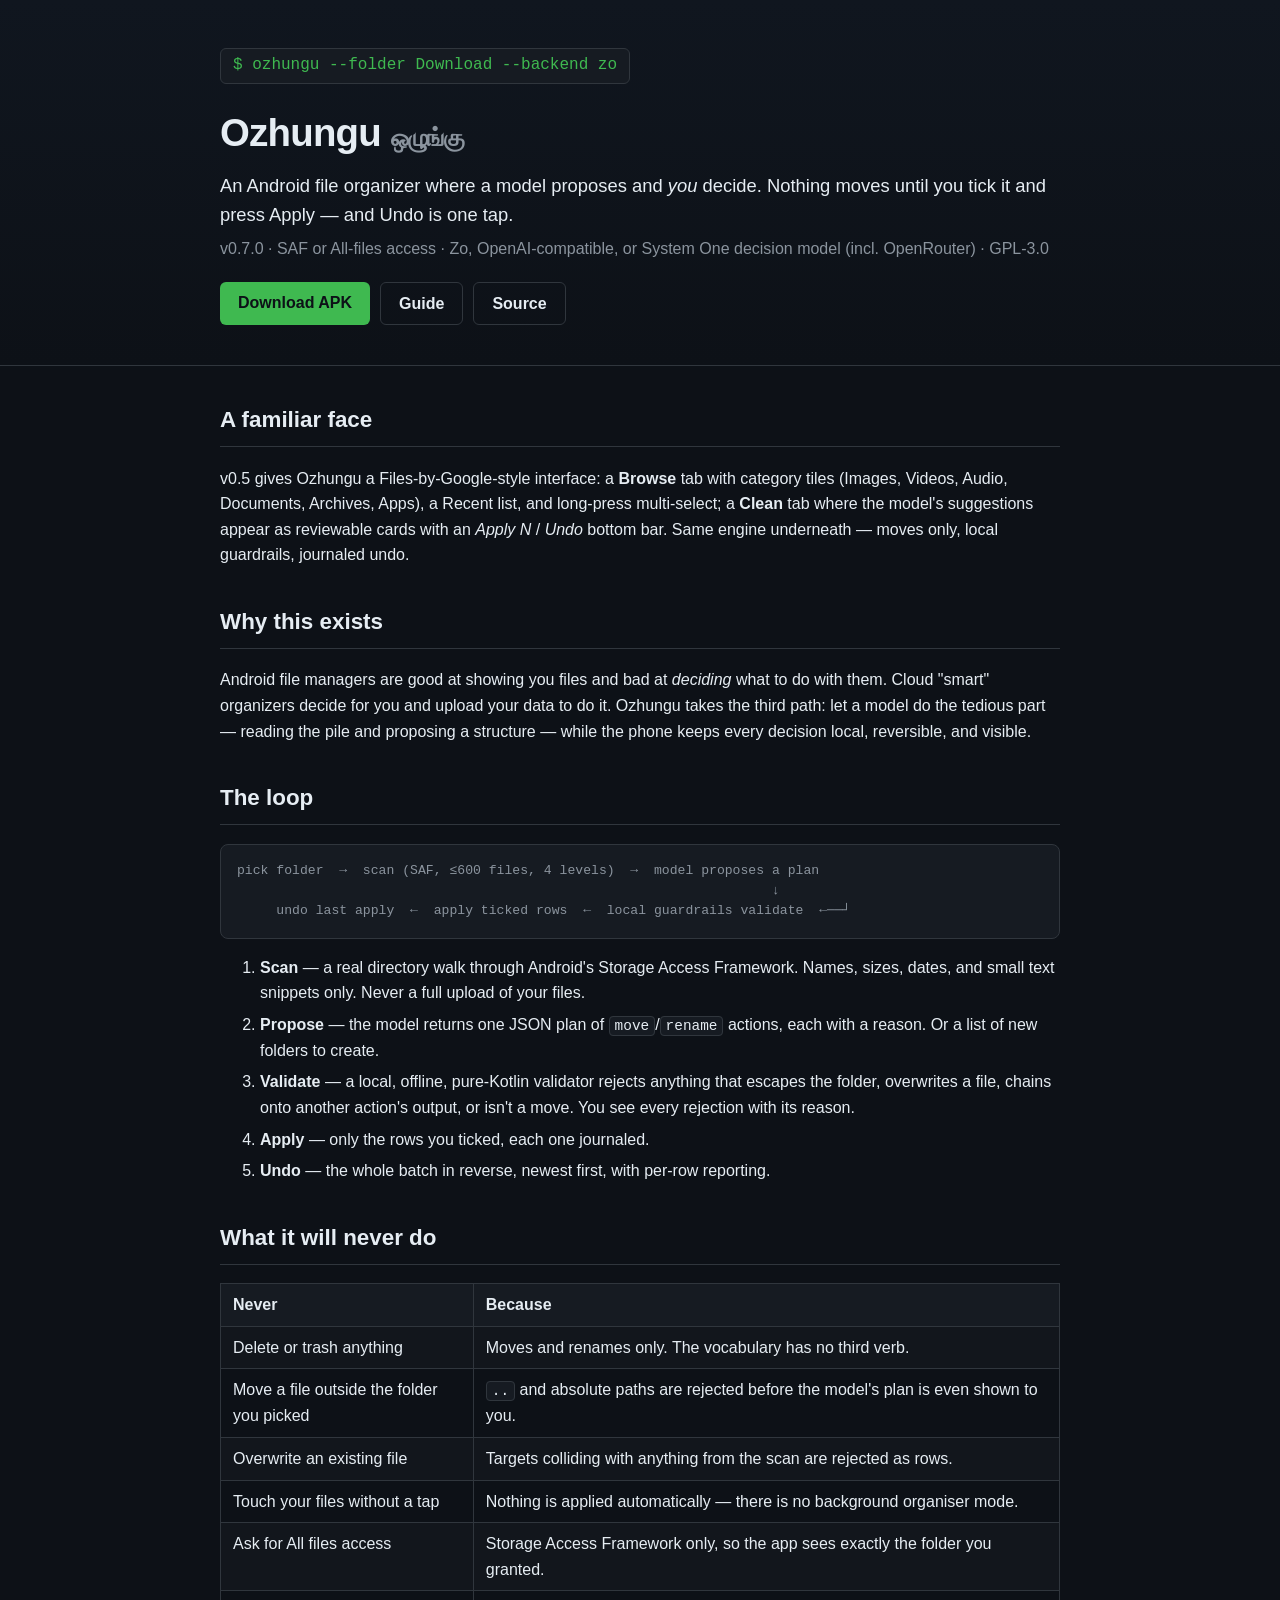
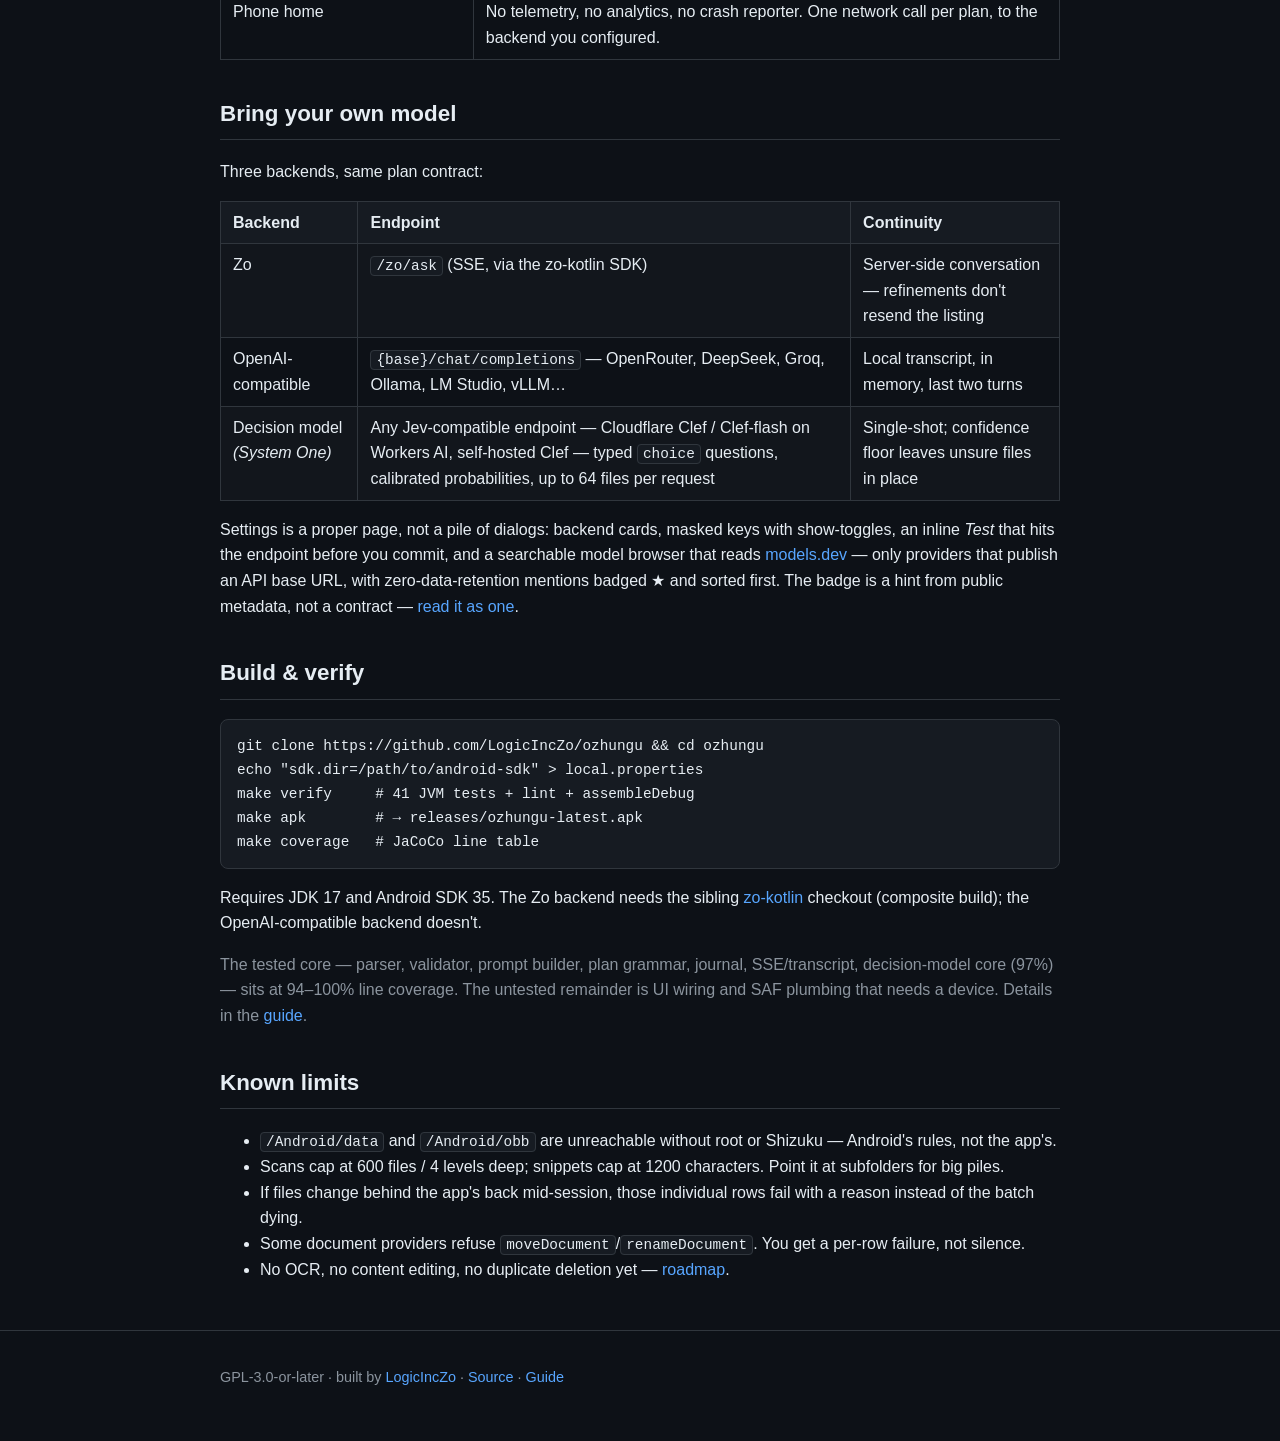
<file: docs/index.html>
<!doctype html>
<html lang="en">
<head>
<meta charset="utf-8">
<meta name="viewport" content="width=device-width, initial-scale=1">
<title>Ozhungu — agentic file organizer for Android</title>
<meta name="description" content="Ozhungu (ஒழுங்கு): point it at a folder, let a model propose a move/rename plan, review it, apply it — with local guardrails and one-tap undo.">
<meta property="og:title" content="Ozhungu — agentic file organizer for Android">
<meta property="og:description" content="Point it at a folder. A model proposes. Local guardrails decide. You approve. Undo is one tap.">
<meta property="og:type" content="website">
<link rel="stylesheet" href="style.css">
</head>
<body>
<header class="hero">
  <div class="wrap">
    <div class="prompt">$ ozhungu --folder Download --backend zo</div>
    <h1>Ozhungu <span class="ta">ஒழுங்கு</span></h1>
    <p class="tagline">An Android file organizer where a model proposes and <em>you</em> decide. Nothing moves until you tick it and press Apply — and Undo is one tap.</p>
    <p class="meta">v0.7.0 · SAF or All-files access · Zo, OpenAI-compatible, or System One decision model (incl. OpenRouter) · GPL-3.0</p>
    <div class="cta">
      <a class="btn" href="https://github.com/LogicIncZo/ozhungu/releases/latest">Download APK</a>
      <a class="btn ghost" href="guide.html">Guide</a>
      <a class="btn ghost" href="https://github.com/LogicIncZo/ozhungu">Source</a>
    </div>
  </div>
</header>

<main class="wrap">

<section>
  <h2>A familiar face</h2>
  <p>v0.5 gives Ozhungu a Files-by-Google-style interface: a <strong>Browse</strong> tab with category tiles (Images, Videos, Audio, Documents, Archives, Apps), a Recent list, and long-press multi-select; a <strong>Clean</strong> tab where the model's suggestions appear as reviewable cards with an <em>Apply N</em> / <em>Undo</em> bottom bar. Same engine underneath — moves only, local guardrails, journaled undo.</p>
</section>

<section>
  <h2>Why this exists</h2>
  <p>Android file managers are good at showing you files and bad at <em>deciding</em> what to do with them. Cloud "smart" organizers decide for you and upload your data to do it. Ozhungu takes the third path: let a model do the tedious part — reading the pile and proposing a structure — while the phone keeps every decision local, reversible, and visible.</p>
</section>
<section>
  <h2>The loop</h2>
  <div class="pipe">pick folder  →  scan (SAF, ≤600 files, 4 levels)  →  model proposes a plan
                                                                    ↓
     undo last apply  ←  apply ticked rows  ←  local guardrails validate  ←──┘</div>
  <ol class="endpoints">
    <li><strong>Scan</strong> — a real directory walk through Android's Storage Access Framework. Names, sizes, dates, and small text snippets only. Never a full upload of your files.</li>
    <li><strong>Propose</strong> — the model returns one JSON plan of <code>move</code>/<code>rename</code> actions, each with a reason. Or a list of new folders to create.</li>
    <li><strong>Validate</strong> — a local, offline, pure-Kotlin validator rejects anything that escapes the folder, overwrites a file, chains onto another action's output, or isn't a move. You see every rejection with its reason.</li>
    <li><strong>Apply</strong> — only the rows you ticked, each one journaled.</li>
    <li><strong>Undo</strong> — the whole batch in reverse, newest first, with per-row reporting.</li>
  </ol>
</section>

<section>
  <h2>What it will never do</h2>
  <table>
    <thead><tr><th>Never</th><th>Because</th></tr></thead>
    <tbody>
      <tr><td>Delete or trash anything</td><td>Moves and renames only. The vocabulary has no third verb.</td></tr>
      <tr><td>Move a file outside the folder you picked</td><td><code>..</code> and absolute paths are rejected before the model's plan is even shown to you.</td></tr>
      <tr><td>Overwrite an existing file</td><td>Targets colliding with anything from the scan are rejected as rows.</td></tr>
      <tr><td>Touch your files without a tap</td><td>Nothing is applied automatically — there is no background organiser mode.</td></tr>
      <tr><td>Ask for All files access</td><td>Storage Access Framework only, so the app sees exactly the folder you granted.</td></tr>
      <tr><td>Phone home</td><td>No telemetry, no analytics, no crash reporter. One network call per plan, to the backend you configured.</td></tr>
    </tbody>
  </table>
</section>

<section>
  <h2>Bring your own model</h2>
  <p>Three backends, same plan contract:</p>
  <table>
    <thead><tr><th>Backend</th><th>Endpoint</th><th>Continuity</th></tr></thead>
    <tbody>
      <tr><td>Zo</td><td><code>/zo/ask</code> (SSE, via the zo-kotlin SDK)</td><td>Server-side conversation — refinements don't resend the listing</td></tr>
      <tr><td>OpenAI-compatible</td><td><code>{base}/chat/completions</code> — OpenRouter, DeepSeek, Groq, Ollama, LM Studio, vLLM…</td><td>Local transcript, in memory, last two turns</td></tr>
      <tr><td>Decision model <em>(System One)</em></td><td>Any Jev-compatible endpoint — Cloudflare Clef / Clef-flash on Workers AI, self-hosted Clef — typed <code>choice</code> questions, calibrated probabilities, up to 64 files per request</td><td>Single-shot; confidence floor leaves unsure files in place</td></tr>
    </tbody>
  </table>
  <p>Settings is a proper page, not a pile of dialogs: backend cards, masked keys with show-toggles, an inline <em>Test</em> that hits the endpoint before you commit, and a searchable model browser that reads <a href="https://models.dev">models.dev</a> — only providers that publish an API base URL, with zero-data-retention mentions badged ★ and sorted first. The badge is a hint from public metadata, not a contract — <a href="guide.html#backends">read it as one</a>.</p>
</section>

<section>
  <h2>Build &amp; verify</h2>
  <pre><code>git clone https://github.com/LogicIncZo/ozhungu &amp;&amp; cd ozhungu
echo "sdk.dir=/path/to/android-sdk" &gt; local.properties
make verify     # 41 JVM tests + lint + assembleDebug
make apk        # → releases/ozhungu-latest.apk
make coverage   # JaCoCo line table</code></pre>
  <p>Requires JDK 17 and Android SDK 35. The Zo backend needs the sibling <a href="https://github.com/LogicIncZo/zo-kotlin">zo-kotlin</a> checkout (composite build); the OpenAI-compatible backend doesn't.</p>
  <p class="dim">The tested core — parser, validator, prompt builder, plan grammar, journal, SSE/transcript, decision-model core (97%) — sits at 94–100% line coverage. The untested remainder is UI wiring and SAF plumbing that needs a device. Details in the <a href="guide.html#tests">guide</a>.</p>
</section>

<section>
  <h2>Known limits</h2>
  <ul>
    <li><code>/Android/data</code> and <code>/Android/obb</code> are unreachable without root or Shizuku — Android's rules, not the app's.</li>
    <li>Scans cap at 600 files / 4 levels deep; snippets cap at 1200 characters. Point it at subfolders for big piles.</li>
    <li>If files change behind the app's back mid-session, those individual rows fail with a reason instead of the batch dying.</li>
    <li>Some document providers refuse <code>moveDocument</code>/<code>renameDocument</code>. You get a per-row failure, not silence.</li>
    <li>No OCR, no content editing, no duplicate deletion yet — <a href="guide.html#roadmap">roadmap</a>.</li>
  </ul>
</section>

</main>

<footer>
  <div class="wrap">
    <p>GPL-3.0-or-later · built by <a href="https://github.com/LogicIncZo">LogicIncZo</a> · <a href="https://github.com/LogicIncZo/ozhungu">Source</a> · <a href="guide.html">Guide</a></p>
  </div>
</footer>
</body>
</html>
</file>
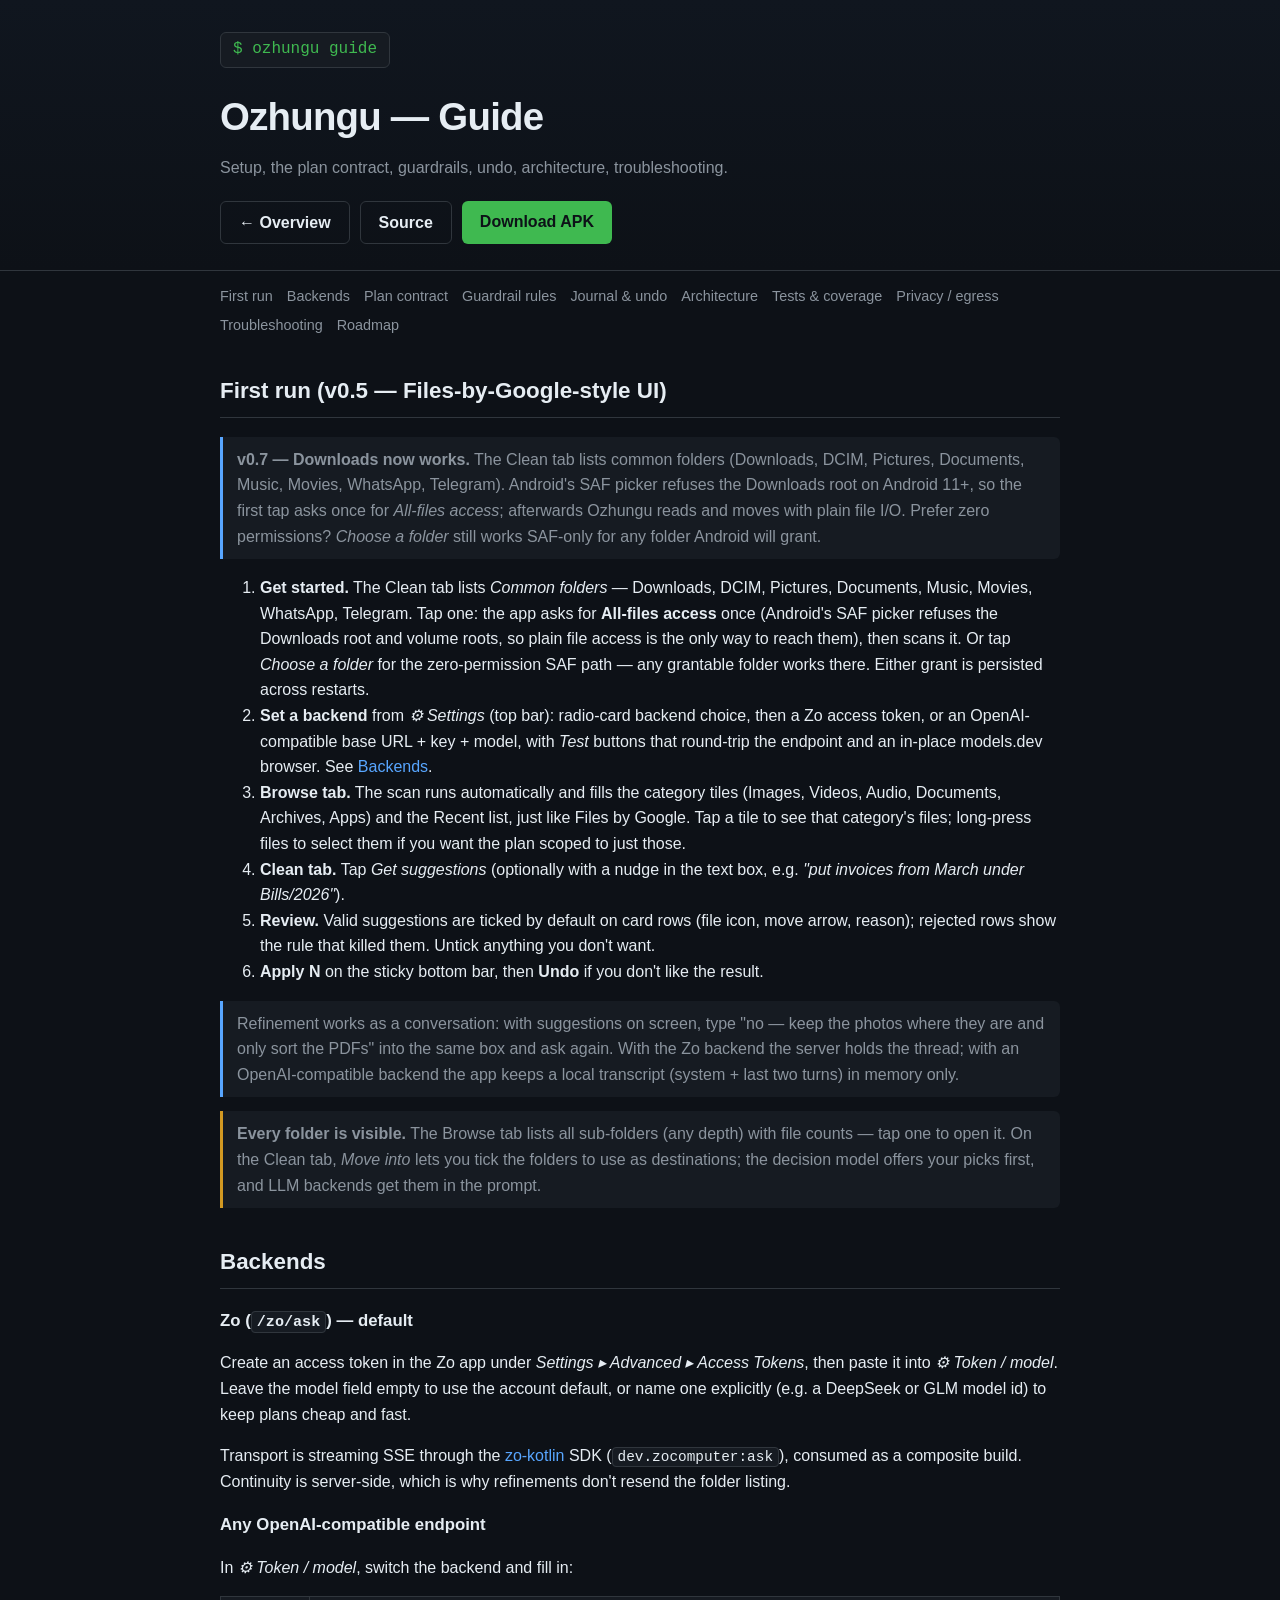
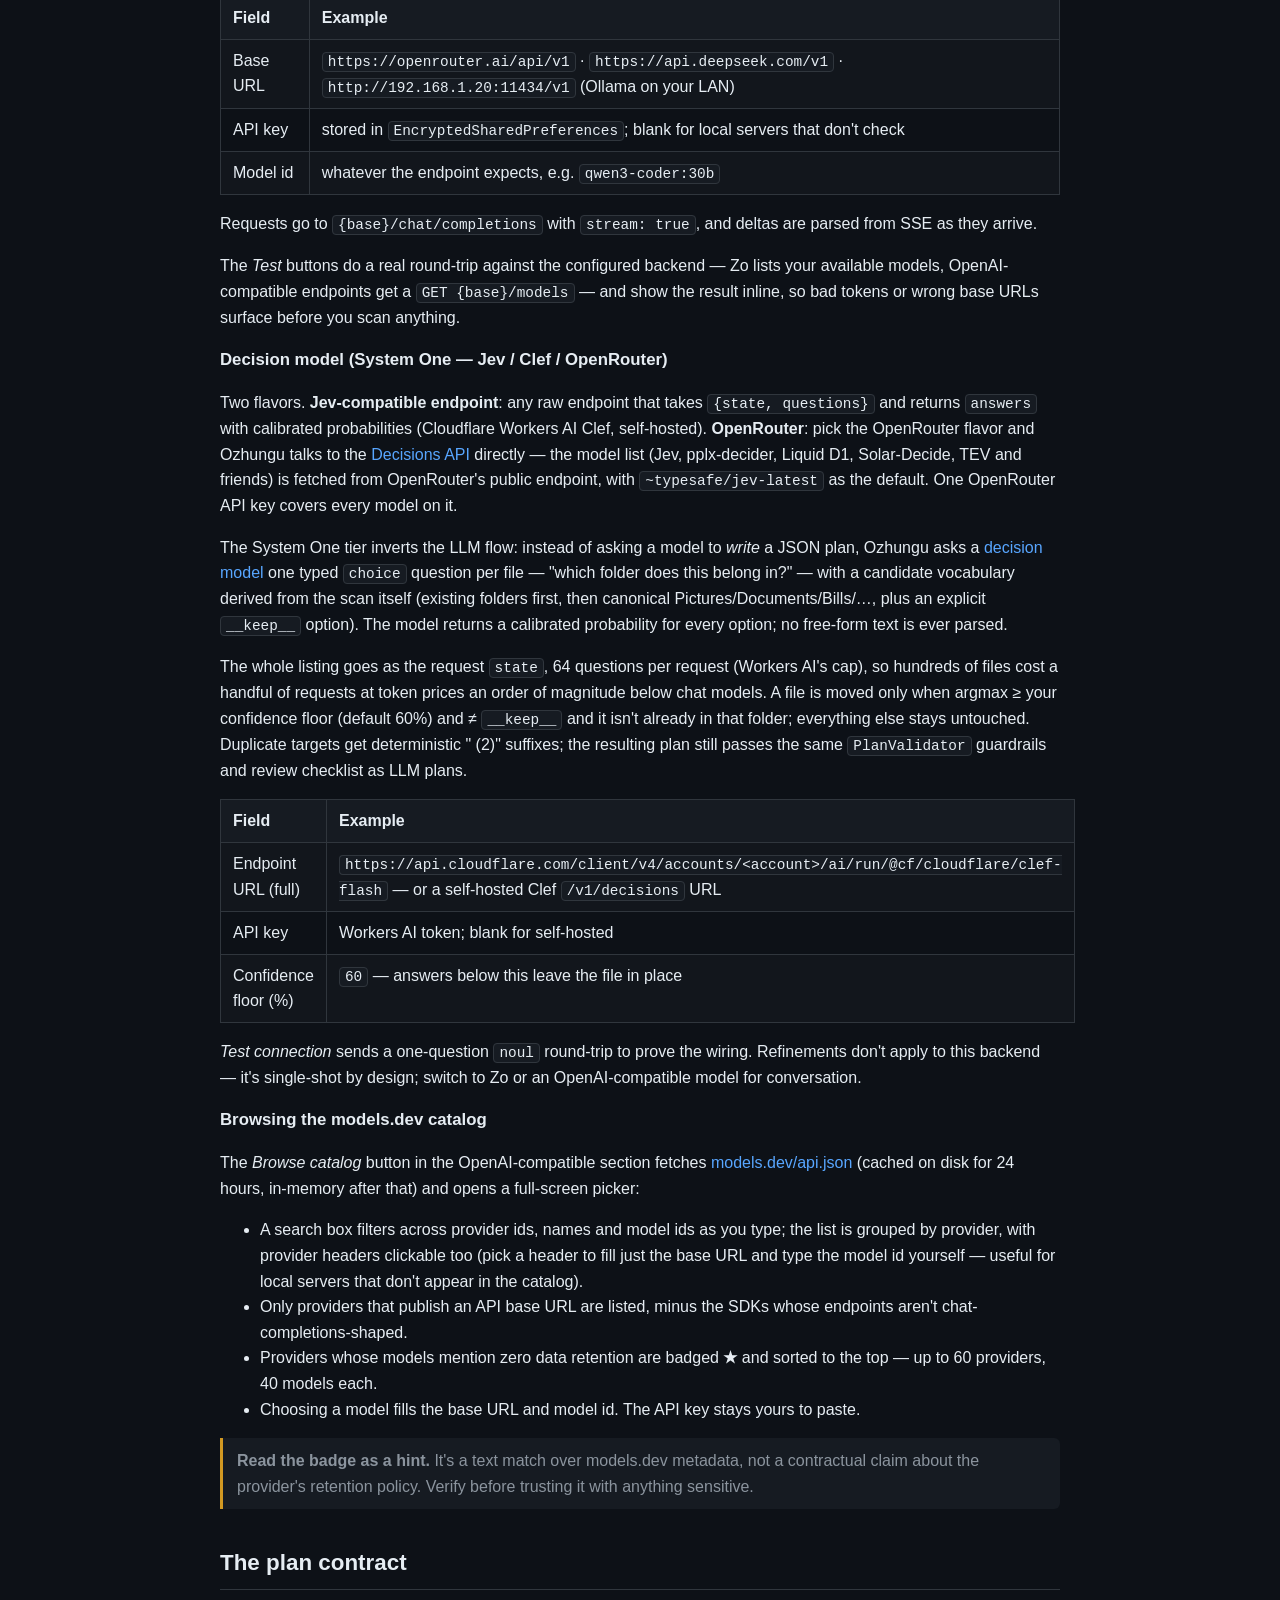
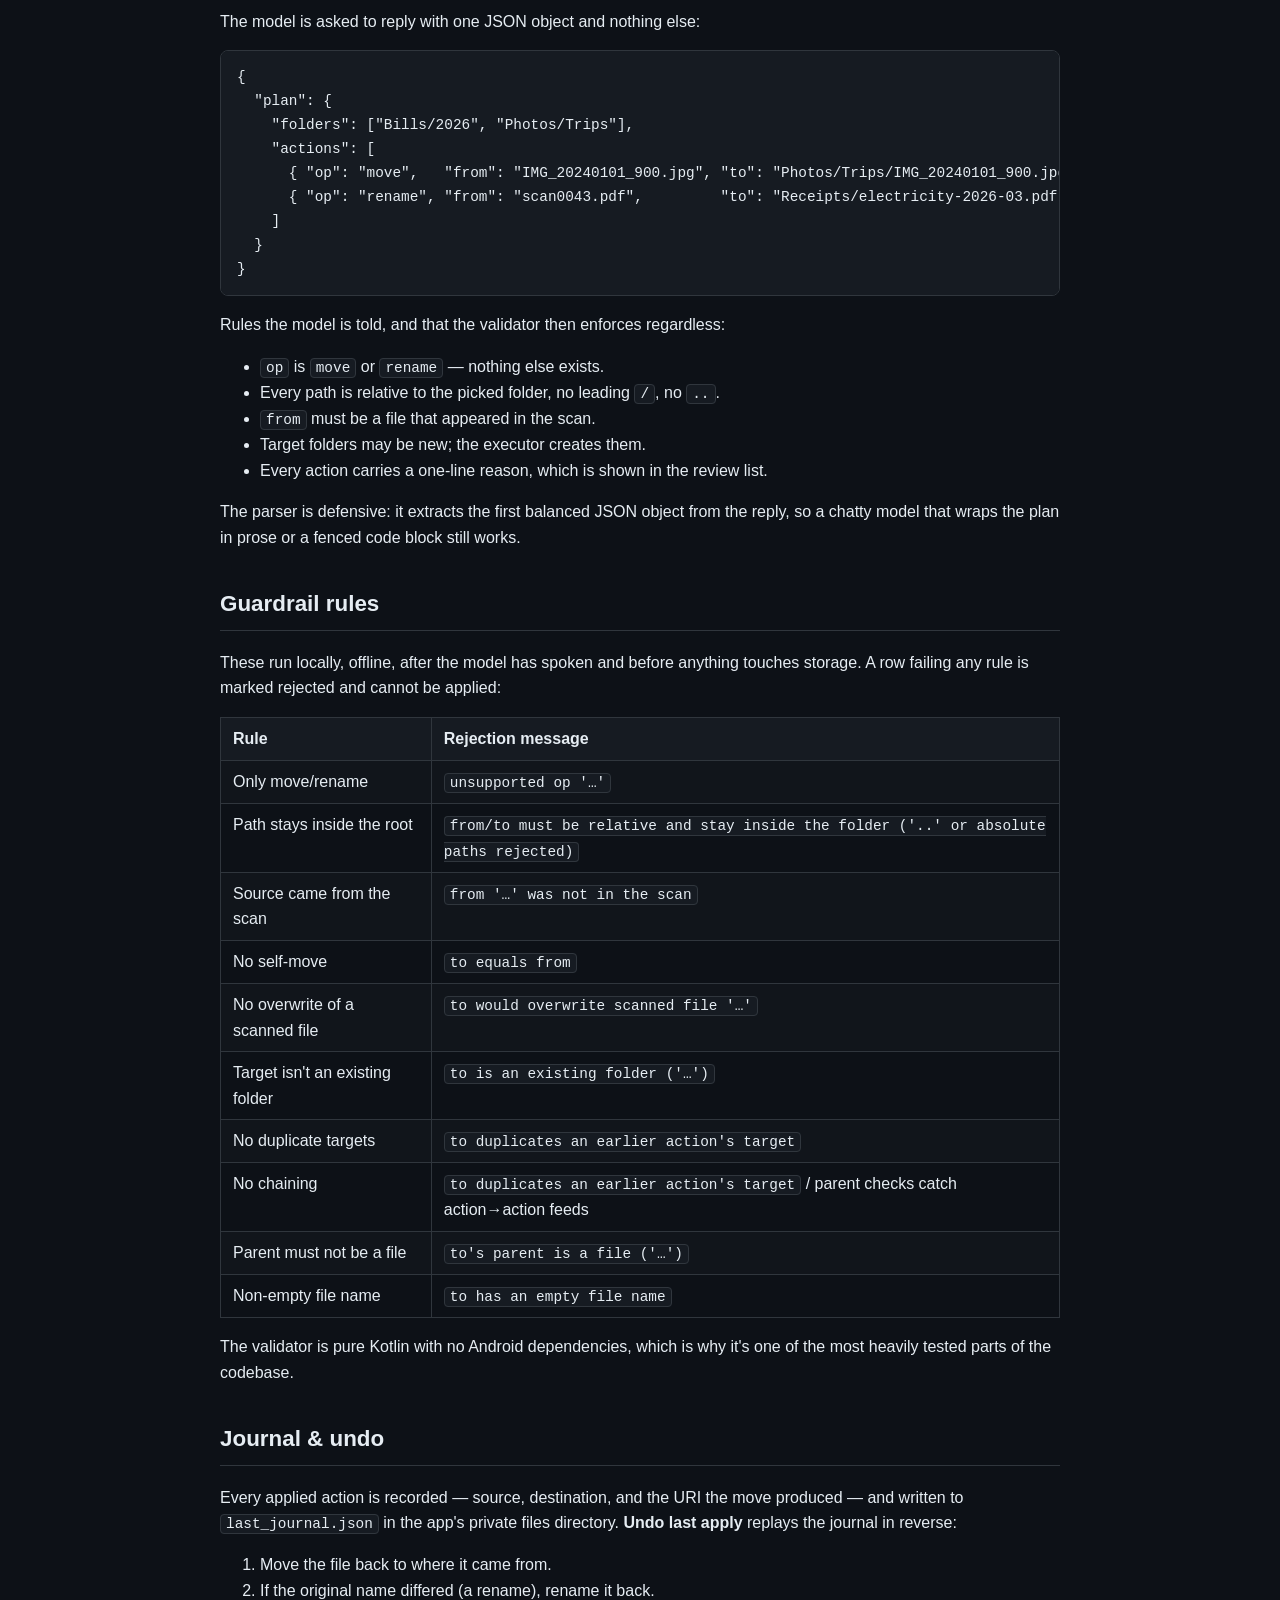
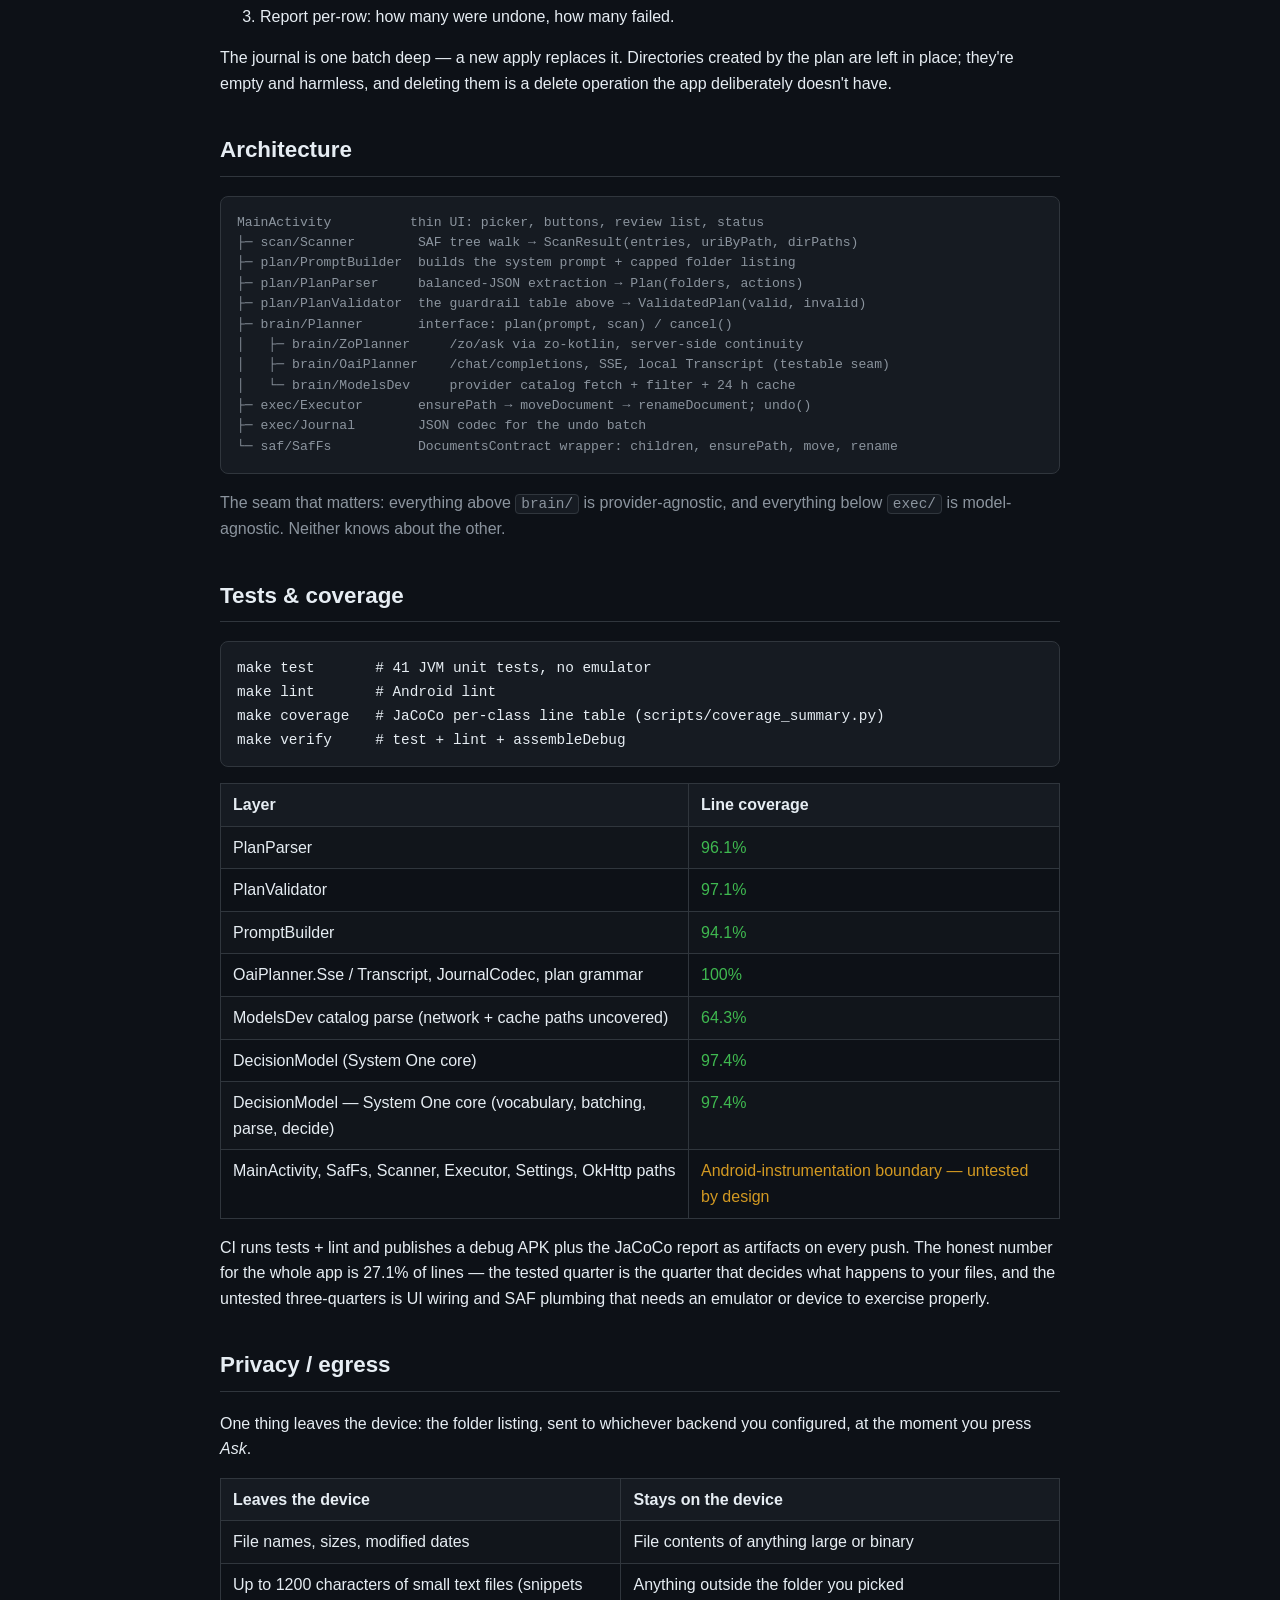
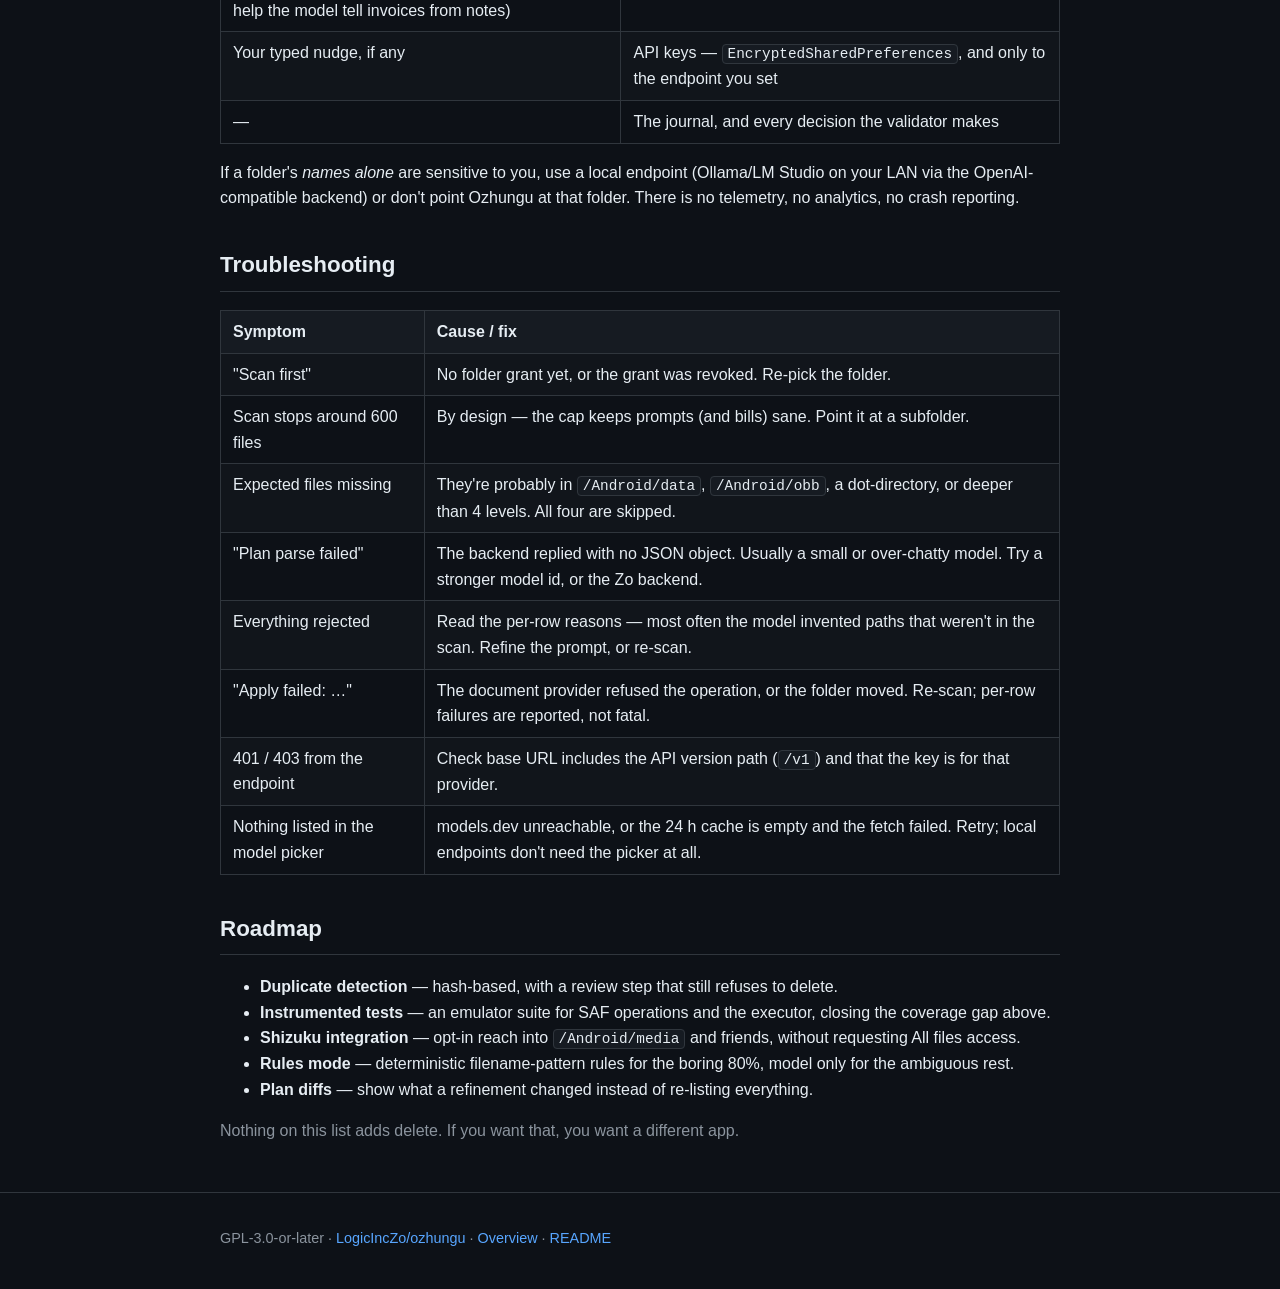
<file: docs/guide.html>
<!doctype html>
<html lang="en">
<head>
<meta charset="utf-8">
<meta name="viewport" content="width=device-width, initial-scale=1">
<title>Ozhungu — Guide</title>
<meta name="description" content="Setup, plan contract, guardrail rules, journal/undo, architecture and troubleshooting for the Ozhungu agentic Android file organizer.">
<link rel="stylesheet" href="style.css">
</head>
<body>
<header class="hero small">
  <div class="wrap">
    <div class="prompt">$ ozhungu guide</div>
    <h1>Ozhungu — Guide</h1>
    <p class="meta">Setup, the plan contract, guardrails, undo, architecture, troubleshooting.</p>
    <div class="cta">
      <a class="btn ghost" href="index.html">← Overview</a>
      <a class="btn ghost" href="https://github.com/LogicIncZo/ozhungu">Source</a>
      <a class="btn" href="https://github.com/LogicIncZo/ozhungu/releases/latest">Download APK</a>
    </div>
  </div>
</header>

<nav class="sub wrap">
  <a href="#firstrun">First run</a>
  <a href="#backends">Backends</a>
  <a href="#contract">Plan contract</a>
  <a href="#rules">Guardrail rules</a>
  <a href="#journal">Journal &amp; undo</a>
  <a href="#arch">Architecture</a>
  <a href="#tests">Tests &amp; coverage</a>
  <a href="#privacy">Privacy / egress</a>
  <a href="#trouble">Troubleshooting</a>
  <a href="#roadmap">Roadmap</a>
</nav>

<main class="wrap">

<section id="firstrun">
  <h2>First run (v0.5 — Files-by-Google-style UI)</h2>  <div class="note"><strong>v0.7 — Downloads now works.</strong> The Clean tab lists common folders
  (Downloads, DCIM, Pictures, Documents, Music, Movies, WhatsApp, Telegram). Android's SAF
  picker refuses the Downloads root on Android 11+, so the first tap asks once for
  <em>All-files access</em>; afterwards Ozhungu reads and moves with plain file I/O.
  Prefer zero permissions? <em>Choose a folder</em> still works SAF-only for any folder
  Android will grant.</div>

  <ol>
    <li><strong>Get started.</strong> The Clean tab lists <em>Common folders</em> — Downloads, DCIM, Pictures, Documents, Music, Movies, WhatsApp, Telegram. Tap one: the app asks for <strong>All-files access</strong> once (Android's SAF picker refuses the Downloads root and volume roots, so plain file access is the only way to reach them), then scans it. Or tap <em>Choose a folder</em> for the zero-permission SAF path — any grantable folder works there. Either grant is persisted across restarts.</li>
    <li><strong>Set a backend</strong> from <em>⚙ Settings</em> (top bar): radio-card backend choice, then a Zo access token, or an OpenAI-compatible base URL + key + model, with <em>Test</em> buttons that round-trip the endpoint and an in-place models.dev browser. See <a href="#backends">Backends</a>.</li>
    <li><strong>Browse tab.</strong> The scan runs automatically and fills the category tiles (Images, Videos, Audio, Documents, Archives, Apps) and the Recent list, just like Files by Google. Tap a tile to see that category's files; long-press files to select them if you want the plan scoped to just those.</li>
    <li><strong>Clean tab.</strong> Tap <em>Get suggestions</em> (optionally with a nudge in the text box, e.g. <em>"put invoices from March under Bills/2026"</em>).</li>
    <li><strong>Review.</strong> Valid suggestions are ticked by default on card rows (file icon, move arrow, reason); rejected rows show the rule that killed them. Untick anything you don't want.</li>
    <li><strong>Apply N</strong> on the sticky bottom bar, then <strong>Undo</strong> if you don't like the result.</li>
  </ol>
  <div class="note">Refinement works as a conversation: with suggestions on screen, type "no — keep the photos where they are and only sort the PDFs" into the same box and ask again. With the Zo backend the server holds the thread; with an OpenAI-compatible backend the app keeps a local transcript (system + last two turns) in memory only.</div>
  <div class="warnbox"><strong>Every folder is visible.</strong> The Browse tab lists all
  sub-folders (any depth) with file counts — tap one to open it. On the Clean tab,
  <em>Move into</em> lets you tick the folders to use as destinations; the decision model
  offers your picks first, and LLM backends get them in the prompt.</div>
</section>

<section id="backends">
  <h2>Backends</h2>

  <h3>Zo (<code>/zo/ask</code>) — default</h3>
  <p>Create an access token in the Zo app under <em>Settings ▸ Advanced ▸ Access Tokens</em>, then paste it into <em>⚙ Token / model</em>. Leave the model field empty to use the account default, or name one explicitly (e.g. a DeepSeek or GLM model id) to keep plans cheap and fast.</p>
  <p>Transport is streaming SSE through the <a href="https://github.com/LogicIncZo/zo-kotlin">zo-kotlin</a> SDK (<code>dev.zocomputer:ask</code>), consumed as a composite build. Continuity is server-side, which is why refinements don't resend the folder listing.</p>

  <h3>Any OpenAI-compatible endpoint</h3>
  <p>In <em>⚙ Token / model</em>, switch the backend and fill in:</p>
  <table>
    <thead><tr><th>Field</th><th>Example</th></tr></thead>
    <tbody>
      <tr><td>Base URL</td><td><code>https://openrouter.ai/api/v1</code> · <code>https://api.deepseek.com/v1</code> · <code>http://192.168.1.20:11434/v1</code> (Ollama on your LAN)</td></tr>
      <tr><td>API key</td><td>stored in <code>EncryptedSharedPreferences</code>; blank for local servers that don't check</td></tr>
      <tr><td>Model id</td><td>whatever the endpoint expects, e.g. <code>qwen3-coder:30b</code></td></tr>
    </tbody>
  </table>
  <p>Requests go to <code>{base}/chat/completions</code> with <code>stream: true</code>, and deltas are parsed from SSE as they arrive.</p>

  <p>The <em>Test</em> buttons do a real round-trip against the configured backend — Zo lists your available models, OpenAI-compatible endpoints get a <code>GET {base}/models</code> — and show the result inline, so bad tokens or wrong base URLs surface before you scan anything.</p>

  <h3>Decision model (System One — Jev / Clef / OpenRouter)</h3>
  <p>Two flavors. <strong>Jev-compatible endpoint</strong>: any raw endpoint that takes
  <code>{state, questions}</code> and returns <code>answers</code> with calibrated
  probabilities (Cloudflare Workers AI Clef, self-hosted). <strong>OpenRouter</strong>: pick
  the OpenRouter flavor and Ozhungu talks to the
  <a href="https://openrouter.ai/docs/guides/community/jev">Decisions API</a> directly —
  the model list (Jev, pplx-decider, Liquid D1, Solar-Decide, TEV and friends) is fetched
  from OpenRouter's public endpoint, with <code>~typesafe/jev-latest</code> as the default.
  One OpenRouter API key covers every model on it.</p>
  <h3 style="display:none">old</h3>
  <p>The System One tier inverts the LLM flow: instead of asking a model to <em>write</em> a JSON plan, Ozhungu asks a <a href="https://developers.cloudflare.com/workers-ai/models/clef/">decision model</a> one typed <code>choice</code> question per file — "which folder does this belong in?" — with a candidate vocabulary derived from the scan itself (existing folders first, then canonical Pictures/Documents/Bills/…, plus an explicit <code>__keep__</code> option). The model returns a calibrated probability for every option; no free-form text is ever parsed.</p>
  <p>The whole listing goes as the request <code>state</code>, 64 questions per request (Workers AI's cap), so hundreds of files cost a handful of requests at token prices an order of magnitude below chat models. A file is moved only when argmax ≥ your confidence floor (default 60%) and ≠ <code>__keep__</code> and it isn't already in that folder; everything else stays untouched. Duplicate targets get deterministic " (2)" suffixes; the resulting plan still passes the same <code>PlanValidator</code> guardrails and review checklist as LLM plans.</p>
  <table>
    <thead><tr><th>Field</th><th>Example</th></tr></thead>
    <tbody>
      <tr><td>Endpoint URL (full)</td><td><code>https://api.cloudflare.com/client/v4/accounts/&lt;account&gt;/ai/run/@cf/cloudflare/clef-flash</code> — or a self-hosted Clef <code>/v1/decisions</code> URL</td></tr>
      <tr><td>API key</td><td>Workers AI token; blank for self-hosted</td></tr>
      <tr><td>Confidence floor (%)</td><td><code>60</code> — answers below this leave the file in place</td></tr>
    </tbody>
  </table>
  <p><em>Test connection</em> sends a one-question <code>noul</code> round-trip to prove the wiring. Refinements don't apply to this backend — it's single-shot by design; switch to Zo or an OpenAI-compatible model for conversation.</p>

  <h3>Browsing the models.dev catalog</h3>
  <p>The <em>Browse catalog</em> button in the OpenAI-compatible section fetches <a href="https://models.dev/api.json">models.dev/api.json</a> (cached on disk for 24 hours, in-memory after that) and opens a full-screen picker:</p>
  <ul>
    <li>A search box filters across provider ids, names and model ids as you type; the list is grouped by provider, with provider headers clickable too (pick a header to fill just the base URL and type the model id yourself — useful for local servers that don't appear in the catalog).</li>
    <li>Only providers that publish an API base URL are listed, minus the SDKs whose endpoints aren't chat-completions-shaped.</li>
    <li>Providers whose models mention zero data retention are badged <strong>★</strong> and sorted to the top — up to 60 providers, 40 models each.</li>
    <li>Choosing a model fills the base URL and model id. The API key stays yours to paste.</li>
  </ul>
  <div class="warnbox"><strong>Read the badge as a hint.</strong> It's a text match over models.dev metadata, not a contractual claim about the provider's retention policy. Verify before trusting it with anything sensitive.</div>
</section>

<section id="contract">
  <h2>The plan contract</h2>
  <p>The model is asked to reply with one JSON object and nothing else:</p>
  <pre><code>{
  "plan": {
    "folders": ["Bills/2026", "Photos/Trips"],
    "actions": [
      { "op": "move",   "from": "IMG_20240101_900.jpg", "to": "Photos/Trips/IMG_20240101_900.jpg", "reason": "dated camera file" },
      { "op": "rename", "from": "scan0043.pdf",         "to": "Receipts/electricity-2026-03.pdf", "reason": "receipt scan" }
    ]
  }
}</code></pre>
  <p>Rules the model is told, and that the validator then enforces regardless:</p>
  <ul>
    <li><code>op</code> is <code>move</code> or <code>rename</code> — nothing else exists.</li>
    <li>Every path is relative to the picked folder, no leading <code>/</code>, no <code>..</code>.</li>
    <li><code>from</code> must be a file that appeared in the scan.</li>
    <li>Target folders may be new; the executor creates them.</li>
    <li>Every action carries a one-line reason, which is shown in the review list.</li>
  </ul>
  <p>The parser is defensive: it extracts the first balanced JSON object from the reply, so a chatty model that wraps the plan in prose or a fenced code block still works.</p>
</section>

<section id="rules">
  <h2>Guardrail rules</h2>
  <p>These run locally, offline, after the model has spoken and before anything touches storage. A row failing any rule is marked rejected and cannot be applied:</p>
  <table>
    <thead><tr><th>Rule</th><th>Rejection message</th></tr></thead>
    <tbody>
      <tr><td>Only move/rename</td><td><code>unsupported op '…'</code></td></tr>
      <tr><td>Path stays inside the root</td><td><code>from/to must be relative and stay inside the folder ('..' or absolute paths rejected)</code></td></tr>
      <tr><td>Source came from the scan</td><td><code>from '…' was not in the scan</code></td></tr>
      <tr><td>No self-move</td><td><code>to equals from</code></td></tr>
      <tr><td>No overwrite of a scanned file</td><td><code>to would overwrite scanned file '…'</code></td></tr>
      <tr><td>Target isn't an existing folder</td><td><code>to is an existing folder ('…')</code></td></tr>
      <tr><td>No duplicate targets</td><td><code>to duplicates an earlier action's target</code></td></tr>
      <tr><td>No chaining</td><td><code>to duplicates an earlier action's target</code> / parent checks catch action→action feeds</td></tr>
      <tr><td>Parent must not be a file</td><td><code>to's parent is a file ('…')</code></td></tr>
      <tr><td>Non-empty file name</td><td><code>to has an empty file name</code></td></tr>
    </tbody>
  </table>
  <p>The validator is pure Kotlin with no Android dependencies, which is why it's one of the most heavily tested parts of the codebase.</p>
</section>

<section id="journal">
  <h2>Journal &amp; undo</h2>
  <p>Every applied action is recorded — source, destination, and the URI the move produced — and written to <code>last_journal.json</code> in the app's private files directory. <strong>Undo last apply</strong> replays the journal in reverse:</p>
  <ol>
    <li>Move the file back to where it came from.</li>
    <li>If the original name differed (a rename), rename it back.</li>
    <li>Report per-row: how many were undone, how many failed.</li>
  </ol>
  <p>The journal is one batch deep — a new apply replaces it. Directories created by the plan are left in place; they're empty and harmless, and deleting them is a delete operation the app deliberately doesn't have.</p>
</section>

<section id="arch">
  <h2>Architecture</h2>
  <div class="pipe">MainActivity          thin UI: picker, buttons, review list, status
├─ scan/Scanner        SAF tree walk → ScanResult(entries, uriByPath, dirPaths)
├─ plan/PromptBuilder  builds the system prompt + capped folder listing
├─ plan/PlanParser     balanced-JSON extraction → Plan(folders, actions)
├─ plan/PlanValidator  the guardrail table above → ValidatedPlan(valid, invalid)
├─ brain/Planner       interface: plan(prompt, scan) / cancel()
│   ├─ brain/ZoPlanner     /zo/ask via zo-kotlin, server-side continuity
│   ├─ brain/OaiPlanner    /chat/completions, SSE, local Transcript (testable seam)
│   └─ brain/ModelsDev     provider catalog fetch + filter + 24 h cache
├─ exec/Executor       ensurePath → moveDocument → renameDocument; undo()
├─ exec/Journal        JSON codec for the undo batch
└─ saf/SafFs           DocumentsContract wrapper: children, ensurePath, move, rename</div>
  <p class="dim">The seam that matters: everything above <code>brain/</code> is provider-agnostic, and everything below <code>exec/</code> is model-agnostic. Neither knows about the other.</p>
</section>

<section id="tests">
  <h2>Tests &amp; coverage</h2>
  <pre><code>make test       # 41 JVM unit tests, no emulator
make lint       # Android lint
make coverage   # JaCoCo per-class line table (scripts/coverage_summary.py)
make verify     # test + lint + assembleDebug</code></pre>
  <table>
    <thead><tr><th>Layer</th><th>Line coverage</th></tr></thead>
    <tbody>
      <tr><td>PlanParser</td><td class="ok">96.1%</td></tr>
      <tr><td>PlanValidator</td><td class="ok">97.1%</td></tr>
      <tr><td>PromptBuilder</td><td class="ok">94.1%</td></tr>
      <tr><td>OaiPlanner.Sse / Transcript, JournalCodec, plan grammar</td><td class="ok">100%</td></tr>
      <tr><td>ModelsDev catalog parse (network + cache paths uncovered)</td><td class="ok">64.3%</td></tr>
      <tr><td>DecisionModel (System One core)</td><td class="ok">97.4%</td></tr>
      <tr><td>DecisionModel — System One core (vocabulary, batching, parse, decide)</td><td class="ok">97.4%</td></tr>
      <tr><td>MainActivity, SafFs, Scanner, Executor, Settings, OkHttp paths</td><td class="warn">Android-instrumentation boundary — untested by design</td></tr>
    </tbody>
  </table>
  <p>CI runs tests + lint and publishes a debug APK plus the JaCoCo report as artifacts on every push. The honest number for the whole app is 27.1% of lines — the tested quarter is the quarter that decides what happens to your files, and the untested three-quarters is UI wiring and SAF plumbing that needs an emulator or device to exercise properly.</p>
</section>

<section id="privacy">
  <h2>Privacy / egress</h2>
  <p>One thing leaves the device: the folder listing, sent to whichever backend you configured, at the moment you press <em>Ask</em>.</p>
  <table>
    <thead><tr><th>Leaves the device</th><th>Stays on the device</th></tr></thead>
    <tbody>
      <tr><td>File names, sizes, modified dates</td><td>File contents of anything large or binary</td></tr>
      <tr><td>Up to 1200 characters of small text files (snippets help the model tell invoices from notes)</td><td>Anything outside the folder you picked</td></tr>
      <tr><td>Your typed nudge, if any</td><td>API keys — <code>EncryptedSharedPreferences</code>, and only to the endpoint you set</td></tr>
      <tr><td>—</td><td>The journal, and every decision the validator makes</td></tr>
    </tbody>
  </table>
  <p>If a folder's <em>names alone</em> are sensitive to you, use a local endpoint (Ollama/LM Studio on your LAN via the OpenAI-compatible backend) or don't point Ozhungu at that folder. There is no telemetry, no analytics, no crash reporting.</p>
</section>

<section id="trouble">
  <h2>Troubleshooting</h2>
  <table>
    <thead><tr><th>Symptom</th><th>Cause / fix</th></tr></thead>
    <tbody>
      <tr><td>"Scan first"</td><td>No folder grant yet, or the grant was revoked. Re-pick the folder.</td></tr>
      <tr><td>Scan stops around 600 files</td><td>By design — the cap keeps prompts (and bills) sane. Point it at a subfolder.</td></tr>
      <tr><td>Expected files missing</td><td>They're probably in <code>/Android/data</code>, <code>/Android/obb</code>, a dot-directory, or deeper than 4 levels. All four are skipped.</td></tr>
      <tr><td>"Plan parse failed"</td><td>The backend replied with no JSON object. Usually a small or over-chatty model. Try a stronger model id, or the Zo backend.</td></tr>
      <tr><td>Everything rejected</td><td>Read the per-row reasons — most often the model invented paths that weren't in the scan. Refine the prompt, or re-scan.</td></tr>
      <tr><td>"Apply failed: …"</td><td>The document provider refused the operation, or the folder moved. Re-scan; per-row failures are reported, not fatal.</td></tr>
      <tr><td>401 / 403 from the endpoint</td><td>Check base URL includes the API version path (<code>/v1</code>) and that the key is for that provider.</td></tr>
      <tr><td>Nothing listed in the model picker</td><td>models.dev unreachable, or the 24 h cache is empty and the fetch failed. Retry; local endpoints don't need the picker at all.</td></tr>
    </tbody>
  </table>
</section>

<section id="roadmap">
  <h2>Roadmap</h2>
  <ul>
    <li><strong>Duplicate detection</strong> — hash-based, with a review step that still refuses to delete.</li>
    <li><strong>Instrumented tests</strong> — an emulator suite for SAF operations and the executor, closing the coverage gap above.</li>
    <li><strong>Shizuku integration</strong> — opt-in reach into <code>/Android/media</code> and friends, without requesting All files access.</li>
    <li><strong>Rules mode</strong> — deterministic filename-pattern rules for the boring 80%, model only for the ambiguous rest.</li>
    <li><strong>Plan diffs</strong> — show what a refinement changed instead of re-listing everything.</li>
  </ul>
  <p class="dim">Nothing on this list adds delete. If you want that, you want a different app.</p>
</section>

</main>

<footer>
  <div class="wrap">
    <p>GPL-3.0-or-later · <a href="https://github.com/LogicIncZo/ozhungu">LogicIncZo/ozhungu</a> · <a href="index.html">Overview</a> · <a href="https://github.com/LogicIncZo/ozhungu/blob/main/README.md">README</a></p>
  </div>
</footer>
</body>
</html>
</file>
<file: docs/style.css>
:root {
  --bg: #0d1117; --fg: #e6edf3; --dim: #8b949e; --card: #161b22;
  --border: #30363d; --green: #3fb950; --amber: #d29922; --blue: #58a6ff;
}
* { box-sizing: border-box; }
body {
  margin: 0; background: var(--bg); color: var(--fg);
  font: 16px/1.6 -apple-system, "Segoe UI", Roboto, Helvetica, Arial, sans-serif;
}
.wrap { max-width: 880px; margin: 0 auto; padding: 0 20px; }
a { color: var(--blue); text-decoration: none; }
a:hover { text-decoration: underline; }
code {
  font-family: ui-monospace, SFMono-Regular, Menlo, Consolas, monospace;
  font-size: 0.9em; background: var(--card); border: 1px solid var(--border);
  border-radius: 4px; padding: 1px 5px;
}
pre {
  background: var(--card); border: 1px solid var(--border); border-radius: 8px;
  padding: 14px 16px; overflow-x: auto; line-height: 1.5;
}
pre code { background: none; border: none; padding: 0; }
table { border-collapse: collapse; width: 100%; margin: 12px 0; }
th, td { border: 1px solid var(--border); padding: 8px 12px; text-align: left; vertical-align: top; }
th { background: var(--card); }
tbody tr:nth-child(odd) { background: rgba(255,255,255,0.02); }

.hero { border-bottom: 1px solid var(--border); padding: 48px 0 40px; background: linear-gradient(180deg, #10161f 0%, var(--bg) 100%); }
.hero.small { padding: 32px 0 26px; }
.hero .prompt {
  font-family: ui-monospace, Menlo, Consolas, monospace; color: var(--green);
  background: var(--card); border: 1px solid var(--border); border-radius: 6px;
  display: inline-block; padding: 4px 12px; margin-bottom: 18px;
}
.hero h1 { margin: 0 0 8px; font-size: 2.4rem; letter-spacing: -0.02em; }
.hero h1 .ta { color: var(--dim); font-size: 1.5rem; }
.tagline { color: var(--fg); font-size: 1.15rem; margin: 0 0 6px; }
.meta { color: var(--dim); margin: 0 0 20px; }
.cta { display: flex; gap: 10px; flex-wrap: wrap; }
.btn {
  display: inline-block; background: var(--green); color: #0d1117; font-weight: 600;
  padding: 8px 18px; border-radius: 6px;
}
.btn:hover { text-decoration: none; filter: brightness(1.1); }
.btn.ghost { background: transparent; color: var(--fg); border: 1px solid var(--border); }

.sub { display: flex; flex-wrap: wrap; gap: 6px 14px; padding: 14px 20px 0; font-size: 0.9rem; }
.sub a { color: var(--dim); }
.sub a:hover { color: var(--blue); }

section { margin: 36px 0; }
h2 { font-size: 1.4rem; border-bottom: 1px solid var(--border); padding-bottom: 8px; }
h3 { font-size: 1.05rem; margin-bottom: 6px; }
.endpoints li { margin: 6px 0; }
.dim { color: var(--dim); }
.ok { color: var(--green); }
.warn { color: var(--amber); }
.note, .warnbox {
  border-left: 3px solid var(--border); padding: 10px 14px; margin: 14px 0;
  background: var(--card); border-radius: 0 6px 6px 0; color: var(--dim);
}
.note { border-left-color: var(--blue); }
.warn, .warnbox { border-left-color: var(--amber); }
.pipe {
  font-family: ui-monospace, Menlo, Consolas, monospace; font-size: 0.82rem;
  background: var(--card); border: 1px solid var(--border); border-radius: 8px;
  padding: 16px; overflow-x: auto; white-space: pre; line-height: 1.55; color: var(--dim);
}
footer { border-top: 1px solid var(--border); margin-top: 48px; padding: 20px 0 40px; color: var(--dim); font-size: 0.9rem; }
</file>
